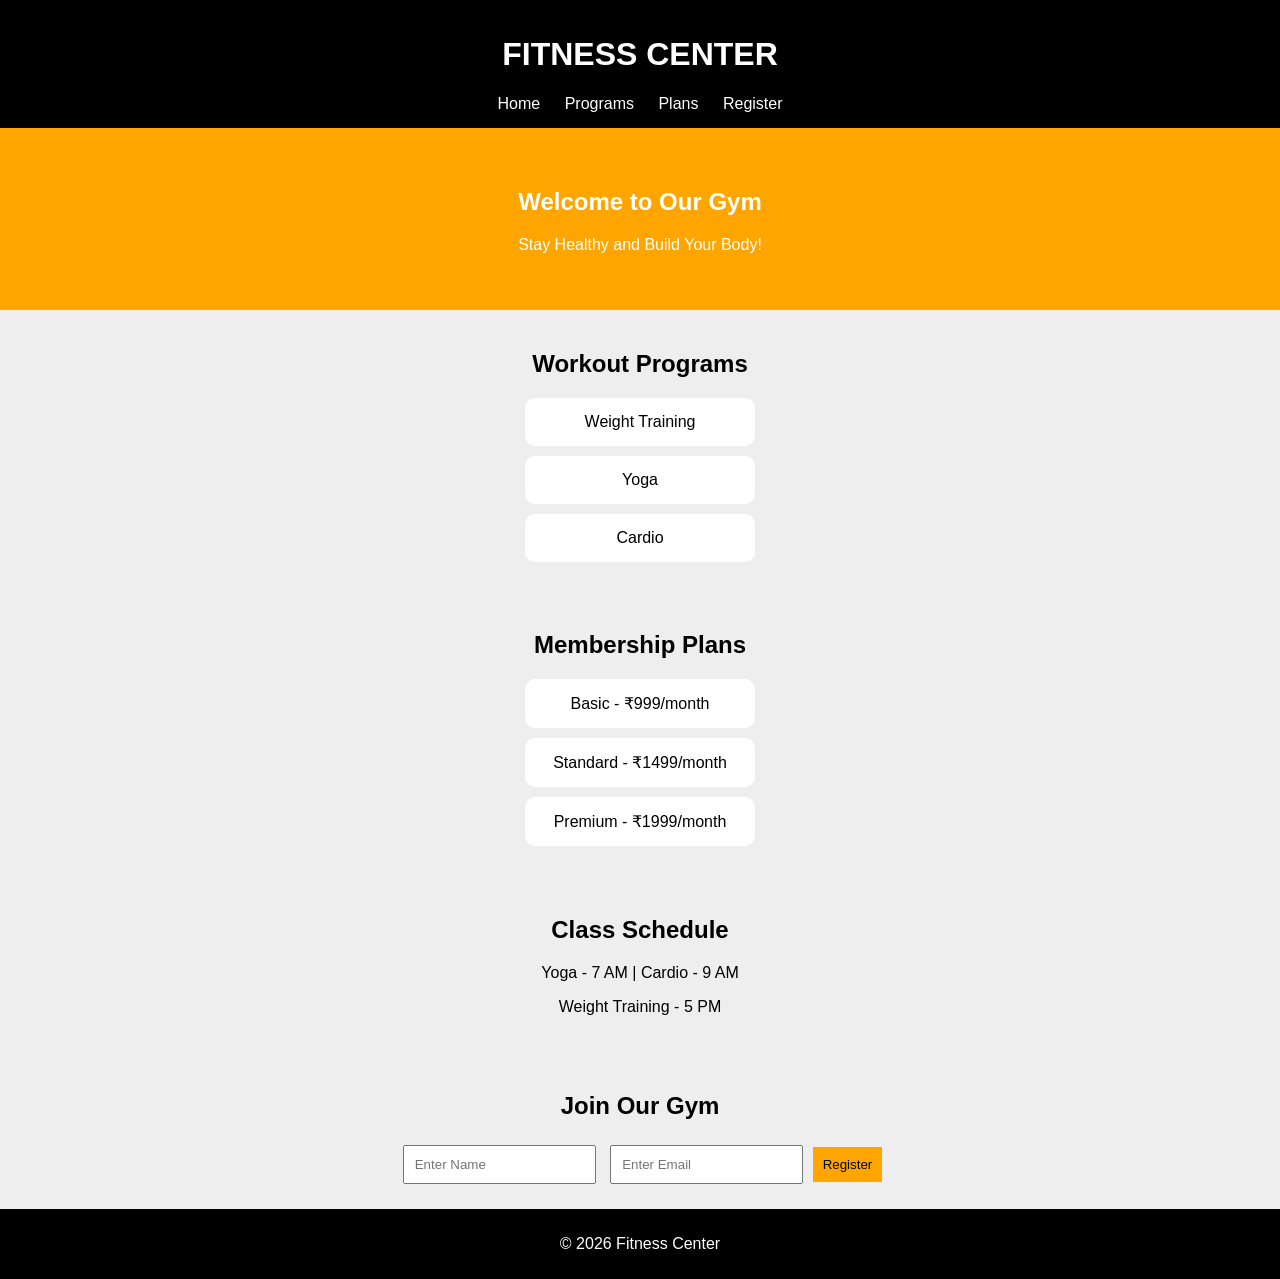
<file: index.html>
<!DOCTYPE html>
<html>
<head>
    <title>Fitness Center</title>
    <link rel="stylesheet" href="style.css">
</head>
<body>

<header>
    <h1>FITNESS CENTER</h1>
    <nav>
        <a href="#home">Home</a>
        <a href="#programs">Programs</a>
        <a href="#plans">Plans</a>
        <a href="#register">Register</a>
    </nav>
</header>

<section id="home">
    <h2>Welcome to Our Gym</h2>
    <p>Stay Healthy and Build Your Body!</p>
</section>

<section id="programs">
    <h2>Workout Programs</h2>
    <div class="card">Weight Training</div>
    <div class="card">Yoga</div>
    <div class="card">Cardio</div>
</section>

<section id="plans">
    <h2>Membership Plans</h2>
    <div class="card">Basic - ₹999/month</div>
    <div class="card">Standard - ₹1499/month</div>
    <div class="card">Premium - ₹1999/month</div>
</section>

<section>
    <h2>Class Schedule</h2>
    <p>Yoga - 7 AM | Cardio - 9 AM</p>
    <p>Weight Training - 5 PM</p>
</section>

<section id="register">
    <h2>Join Our Gym</h2>
    <form>
        <input type="text" placeholder="Enter Name">
        <input type="email" placeholder="Enter Email">
        <button>Register</button>
    </form>
</section>

<footer>
    <p>© 2026 Fitness Center</p>
</footer>

</body>
</html>
</file>
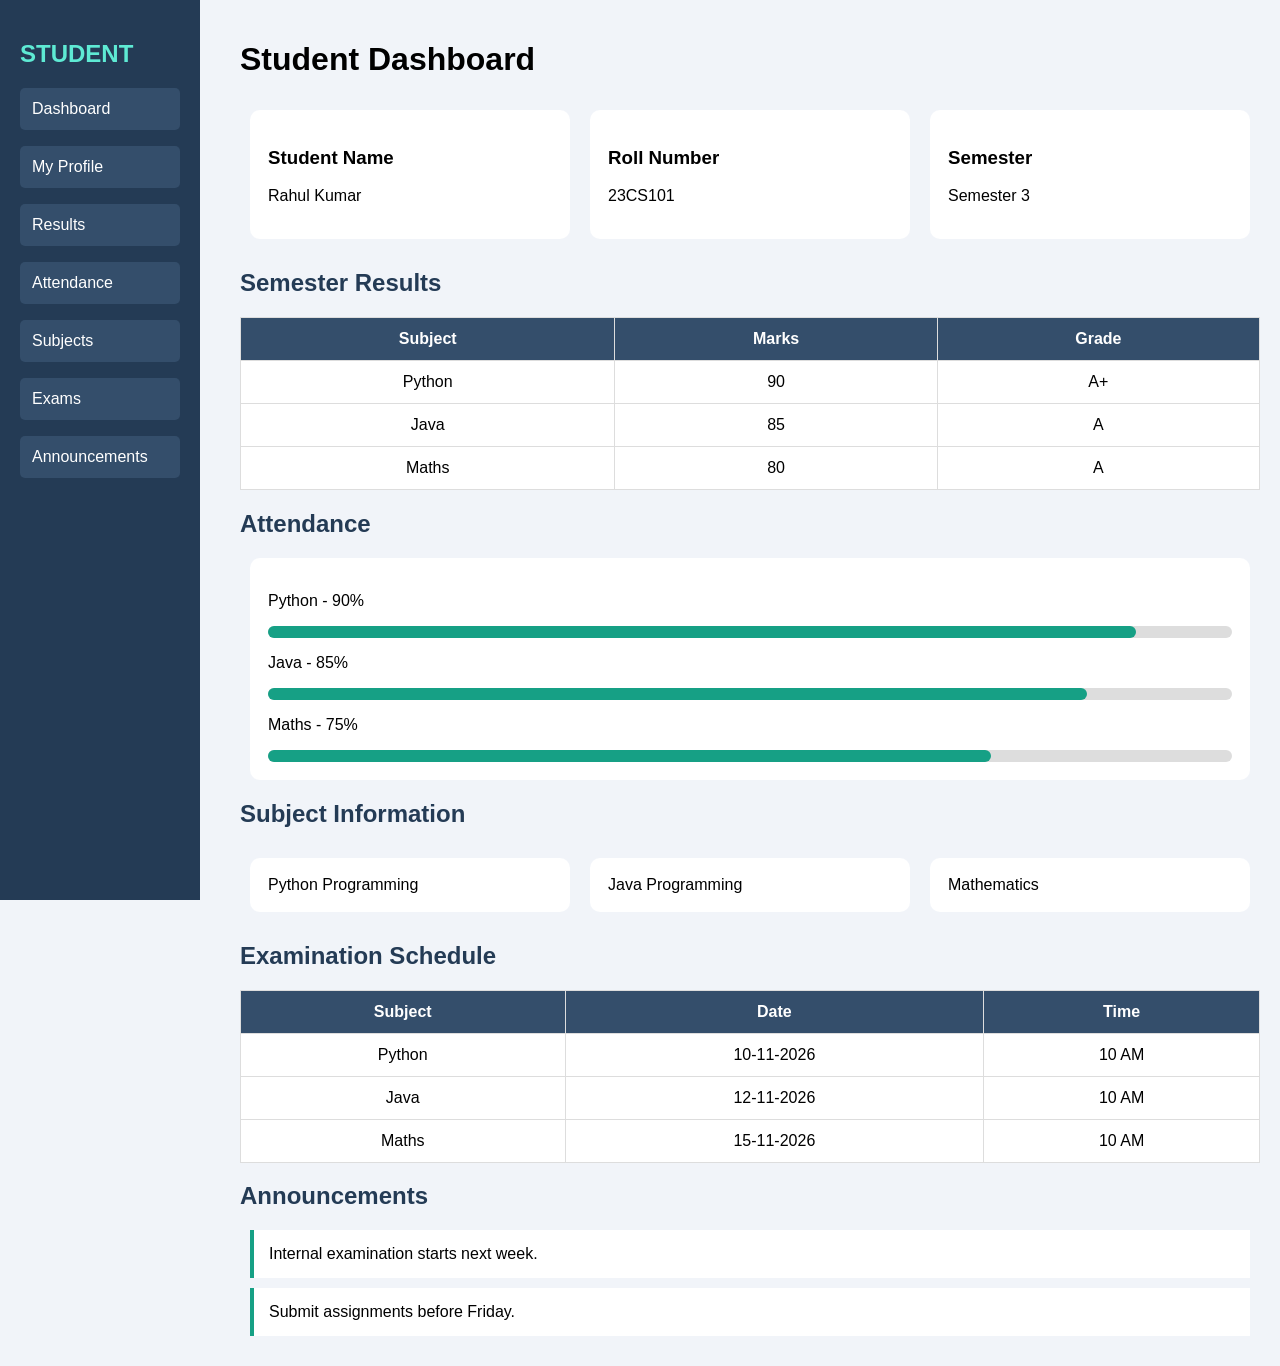
<file: activity1.html>
<!DOCTYPE html>
<html>
<head>
<title>Student Dashboard</title>
<style>
*{box-sizing:border-box}
body{margin:0;font-family:Arial;background:#f1f4f9}
.sidebar{width:200px;height:100vh;background:#243b55;color:white;position:fixed;padding:20px}
.sidebar h2{color:#5eead4}
.sidebar p{padding:12px;background:#344e6b;border-radius:5px}
.main{margin-left:220px;padding:20px}
.card{background:white;padding:18px;margin:10px;border-radius:10px;flex:1}
.cards{display:flex;flex-wrap:wrap}
h2{color:#243b55}
table{width:100%;background:white;border-collapse:collapse}
th,td{padding:12px;border:1px solid #ddd;text-align:center}
th{background:#344e6b;color:white}
.bar{background:#ddd;height:12px;border-radius:10px}
.fill{background:#16a085;height:12px;border-radius:10px}
.notice{background:white;padding:15px;margin:10px;border-left:4px solid #16a085}
@media(max-width:600px){
.sidebar{width:100%;height:auto;position:relative}
.main{margin-left:0}
.cards{display:block}
}
</style>
</head>
<body>
<div class="sidebar">
<h2>STUDENT</h2>
<p>Dashboard</p>
<p>My Profile</p>
<p>Results</p>
<p>Attendance</p>
<p>Subjects</p>
<p>Exams</p>
<p>Announcements</p>
</div>

<div class="main">
<h1>Student Dashboard</h1>
<div class="cards">
<div class="card"><h3>Student Name</h3><p>Rahul Kumar</p></div>
<div class="card"><h3>Roll Number</h3><p>23CS101</p></div>
<div class="card"><h3>Semester</h3><p>Semester 3</p></div>
</div>

<h2>Semester Results</h2>
<table>
<tr><th>Subject</th><th>Marks</th><th>Grade</th></tr>
<tr><td>Python</td><td>90</td><td>A+</td></tr>
<tr><td>Java</td><td>85</td><td>A</td></tr>
<tr><td>Maths</td><td>80</td><td>A</td></tr>
</table>

<h2>Attendance</h2>
<div class="card">
<p>Python - 90%</p><div class="bar"><div class="fill" style="width:90%"></div></div>
<p>Java - 85%</p><div class="bar"><div class="fill" style="width:85%"></div></div>
<p>Maths - 75%</p><div class="bar"><div class="fill" style="width:75%"></div></div>
</div>

<h2>Subject Information</h2>
<div class="cards">
<div class="card">Python Programming</div>
<div class="card">Java Programming</div>
<div class="card">Mathematics</div>
</div>

<h2>Examination Schedule</h2>
<table>
<tr><th>Subject</th><th>Date</th><th>Time</th></tr>
<tr><td>Python</td><td>10-11-2026</td><td>10 AM</td></tr>
<tr><td>Java</td><td>12-11-2026</td><td>10 AM</td></tr>
<tr><td>Maths</td><td>15-11-2026</td><td>10 AM</td></tr>
</table>

<h2>Announcements</h2>
<div class="notice">Internal examination starts next week.</div>
<div class="notice">Submit assignments before Friday.</div>
</div>
</body>
</html>
</file>
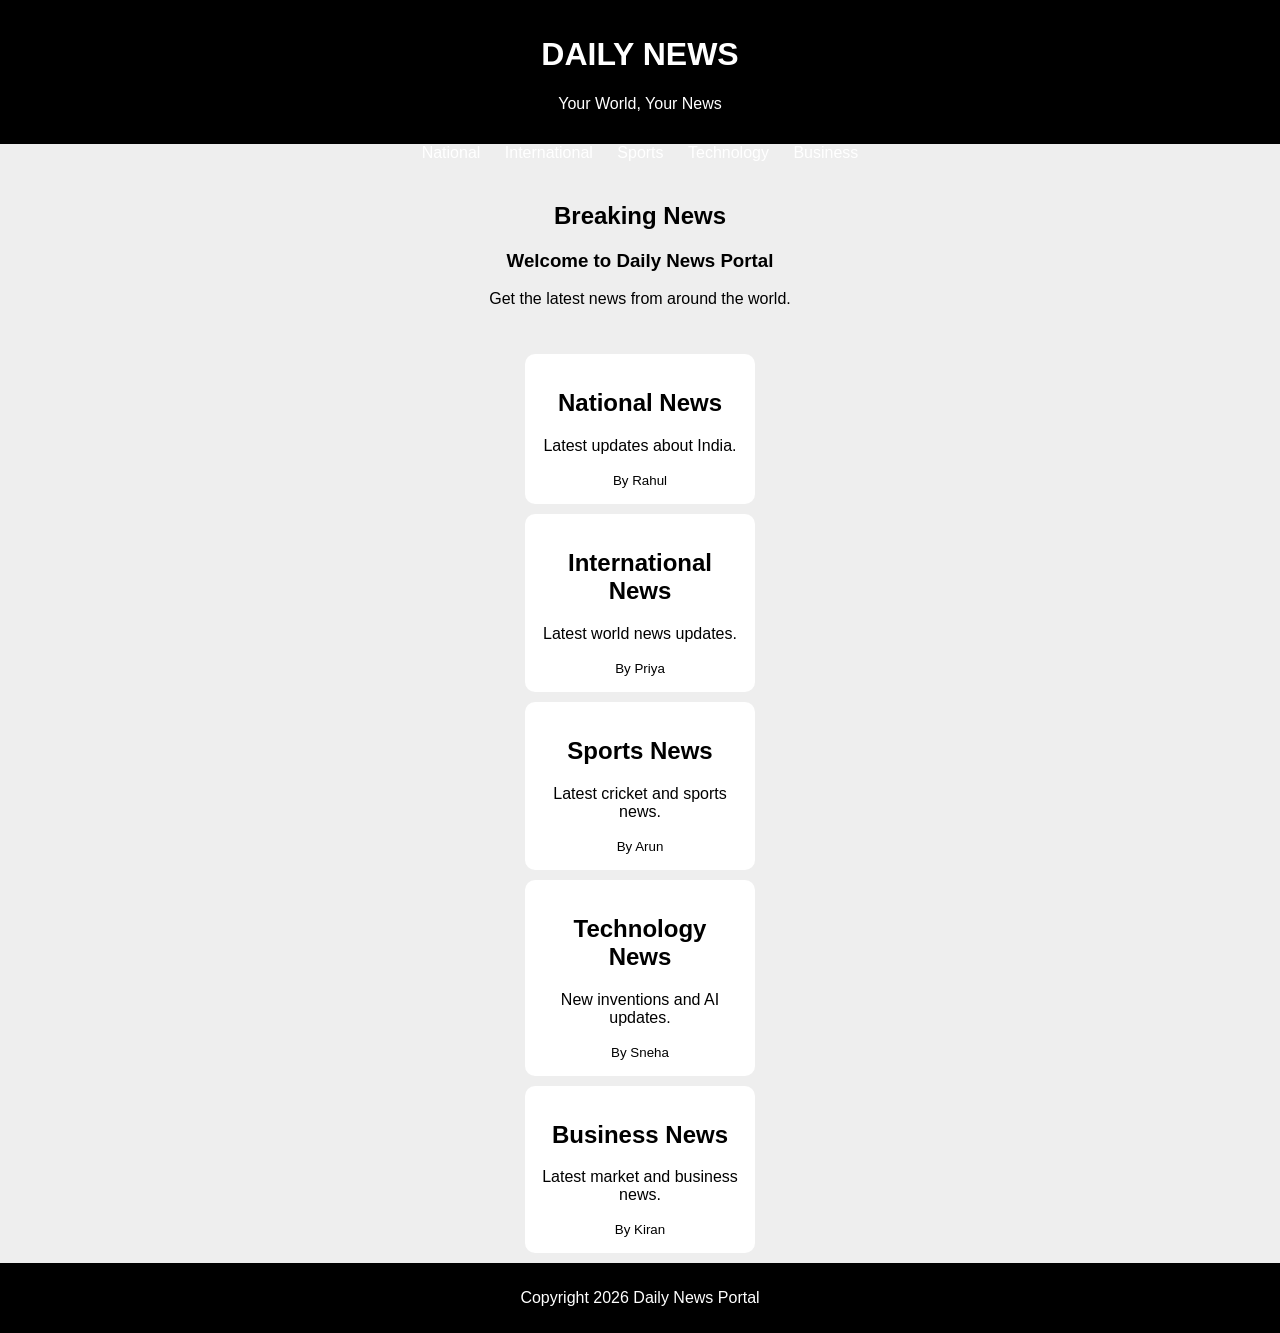
<file: news.html.html>
<!DOCTYPE html>
<html>
<head>
    <title>Daily News Portal</title>
    <link rel="stylesheet" href="style.css">
</head>
<body>

<header>
    <h1>DAILY NEWS</h1>
    <p>Your World, Your News</p>
</header>

<nav>
    <a href="#">National</a>
    <a href="#">International</a>
    <a href="#">Sports</a>
    <a href="#">Technology</a>
    <a href="#">Business</a>
</nav>

<section>
    <h2>Breaking News</h2>
    <h3>Welcome to Daily News Portal</h3>
    <p>Get the latest news from around the world.</p>
</section>

<div class="container">

    <div class="card">
        <h2>National News</h2>
        <p>Latest updates about India.</p>
        <small>By Rahul</small>
    </div>

    <div class="card">
        <h2>International News</h2>
        <p>Latest world news updates.</p>
        <small>By Priya</small>
    </div>

    <div class="card">
        <h2>Sports News</h2>
        <p>Latest cricket and sports news.</p>
        <small>By Arun</small>
    </div>

    <div class="card">
        <h2>Technology News</h2>
        <p>New inventions and AI updates.</p>
        <small>By Sneha</small>
    </div>

    <div class="card">
        <h2>Business News</h2>
        <p>Latest market and business news.</p>
        <small>By Kiran</small>
    </div>

</div>

<footer>
    <p>Copyright 2026 Daily News Portal</p>
</footer>

</body>
</html>
</file>
<file: style.css>
body {
    font-family: Arial;
    margin: 0;
    text-align: center;
    background: #eee;
}

header {
    background: black;
    color: white;
    padding: 15px;
}

nav a {
    color: white;
    margin: 10px;
    text-decoration: none;
}

section {
    padding: 20px;
}

#home {
    background: orange;
    color: white;
    padding: 40px;
}

.card {
    background: white;
    padding: 15px;
    margin: 10px auto;
    width: 200px;
    border-radius: 10px;
    transition: 0.3s;
}

.card:hover {
    background: lightblue;
    transform: scale(1.05);
}

input {
    padding: 10px;
    margin: 5px;
}

button {
    background: orange;
    padding: 10px;
    border: none;
    cursor: pointer;
}

footer {
    background: black;
    color: white;
    padding: 10px;
}

@media(max-width: 600px) {
    nav a {
        display: block;
        margin: 10px;
    }
}
</file>
